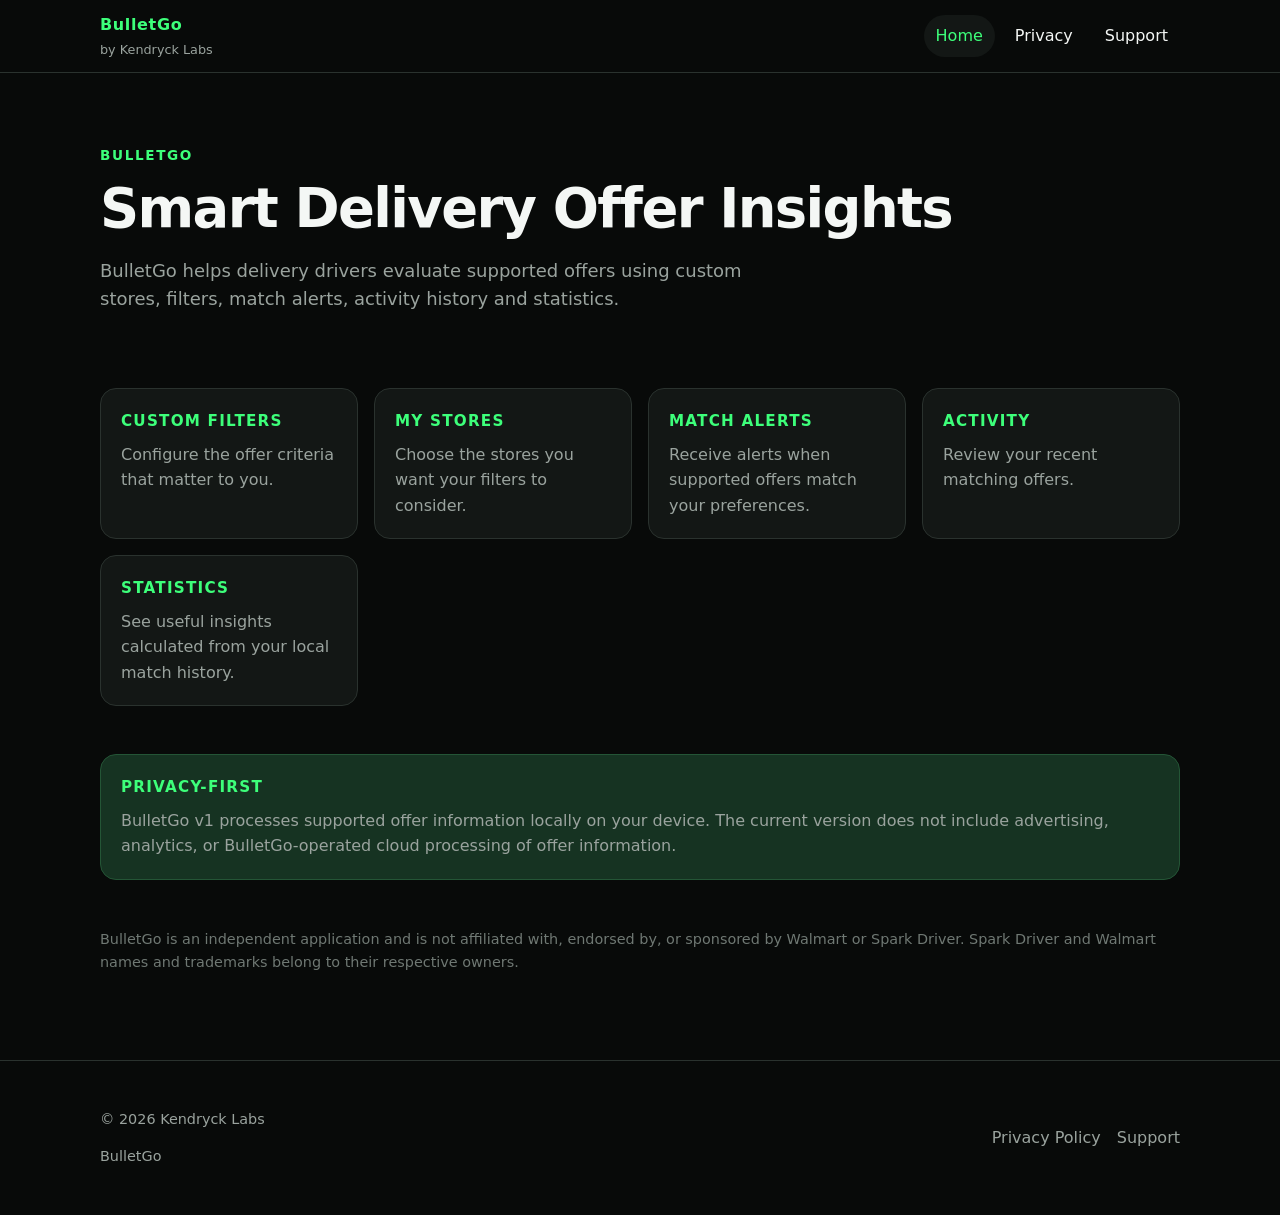
<file: index.html>
<!DOCTYPE html>
<html lang="en">
<head>
  <meta charset="utf-8">
  <meta name="viewport" content="width=device-width, initial-scale=1">
  <title>BulletGo — Smart Delivery Offer Insights</title>
  <meta name="description" content="BulletGo helps delivery drivers evaluate supported offers with custom filters, store preferences, match alerts, activity history and statistics.">
  <link rel="stylesheet" href="/assets/css/styles.css">
</head>
<body>
  <a class="skip-link" href="#main">Skip to content</a>
  <header class="site-header">
    <div class="wrap header-inner">
      <a class="brand" href="/">
        <span class="brand-name">BulletGo</span>
        <span class="brand-by">by Kendryck Labs</span>
      </a>
      <nav class="nav" aria-label="Primary">
        <a href="/" aria-current="page">Home</a>
        <a href="/privacy/">Privacy</a>
        <a href="/support/">Support</a>
      </nav>
    </div>
  </header>

  <main id="main">
    <div class="wrap">
      <section class="hero">
        <p class="kicker">BulletGo</p>
        <h1>Smart Delivery Offer Insights</h1>
        <p class="lede">BulletGo helps delivery drivers evaluate supported offers using custom stores, filters, match alerts, activity history and statistics.</p>
      </section>

      <section aria-labelledby="features-heading">
        <h2 id="features-heading" class="visually-hidden">Features</h2>
        <div class="grid">
          <article class="card">
            <h2>Custom Filters</h2>
            <p>Configure the offer criteria that matter to you.</p>
          </article>
          <article class="card">
            <h2>My Stores</h2>
            <p>Choose the stores you want your filters to consider.</p>
          </article>
          <article class="card">
            <h2>Match Alerts</h2>
            <p>Receive alerts when supported offers match your preferences.</p>
          </article>
          <article class="card">
            <h2>Activity</h2>
            <p>Review your recent matching offers.</p>
          </article>
          <article class="card">
            <h2>Statistics</h2>
            <p>See useful insights calculated from your local match history.</p>
          </article>
        </div>
      </section>

      <section class="card privacy-first" aria-labelledby="privacy-heading">
        <h2 id="privacy-heading">Privacy-first</h2>
        <p>BulletGo v1 processes supported offer information locally on your device. The current version does not include advertising, analytics, or BulletGo-operated cloud processing of offer information.</p>
      </section>

      <p class="disclaimer">BulletGo is an independent application and is not affiliated with, endorsed by, or sponsored by Walmart or Spark Driver. Spark Driver and Walmart names and trademarks belong to their respective owners.</p>
    </div>
  </main>

  <footer class="site-footer">
    <div class="wrap footer-inner">
      <div>
        <p class="footer-meta">© 2026 Kendryck Labs</p>
        <p class="footer-meta">BulletGo</p>
      </div>
      <nav class="footer-links" aria-label="Footer">
        <a href="/privacy/">Privacy Policy</a>
        <a href="/support/">Support</a>
      </nav>
    </div>
  </footer>
</body>
</html>
</file>
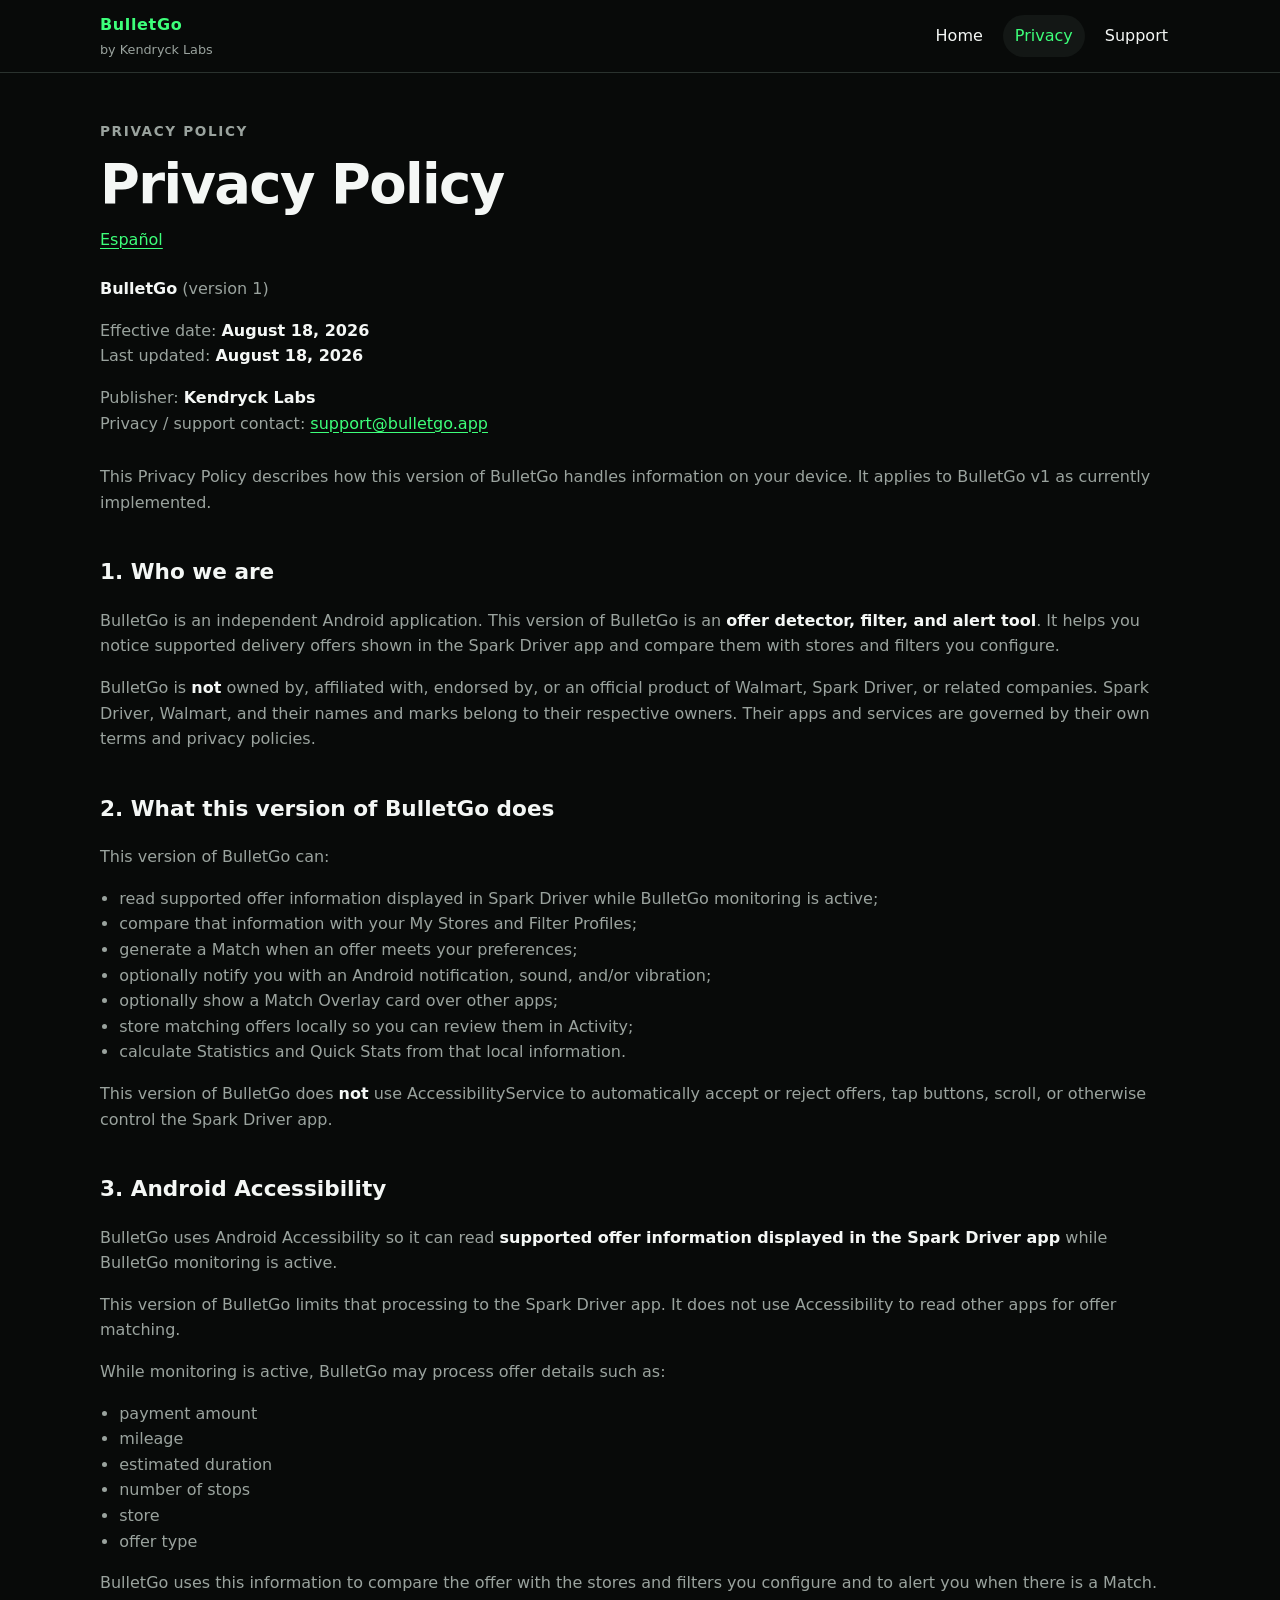
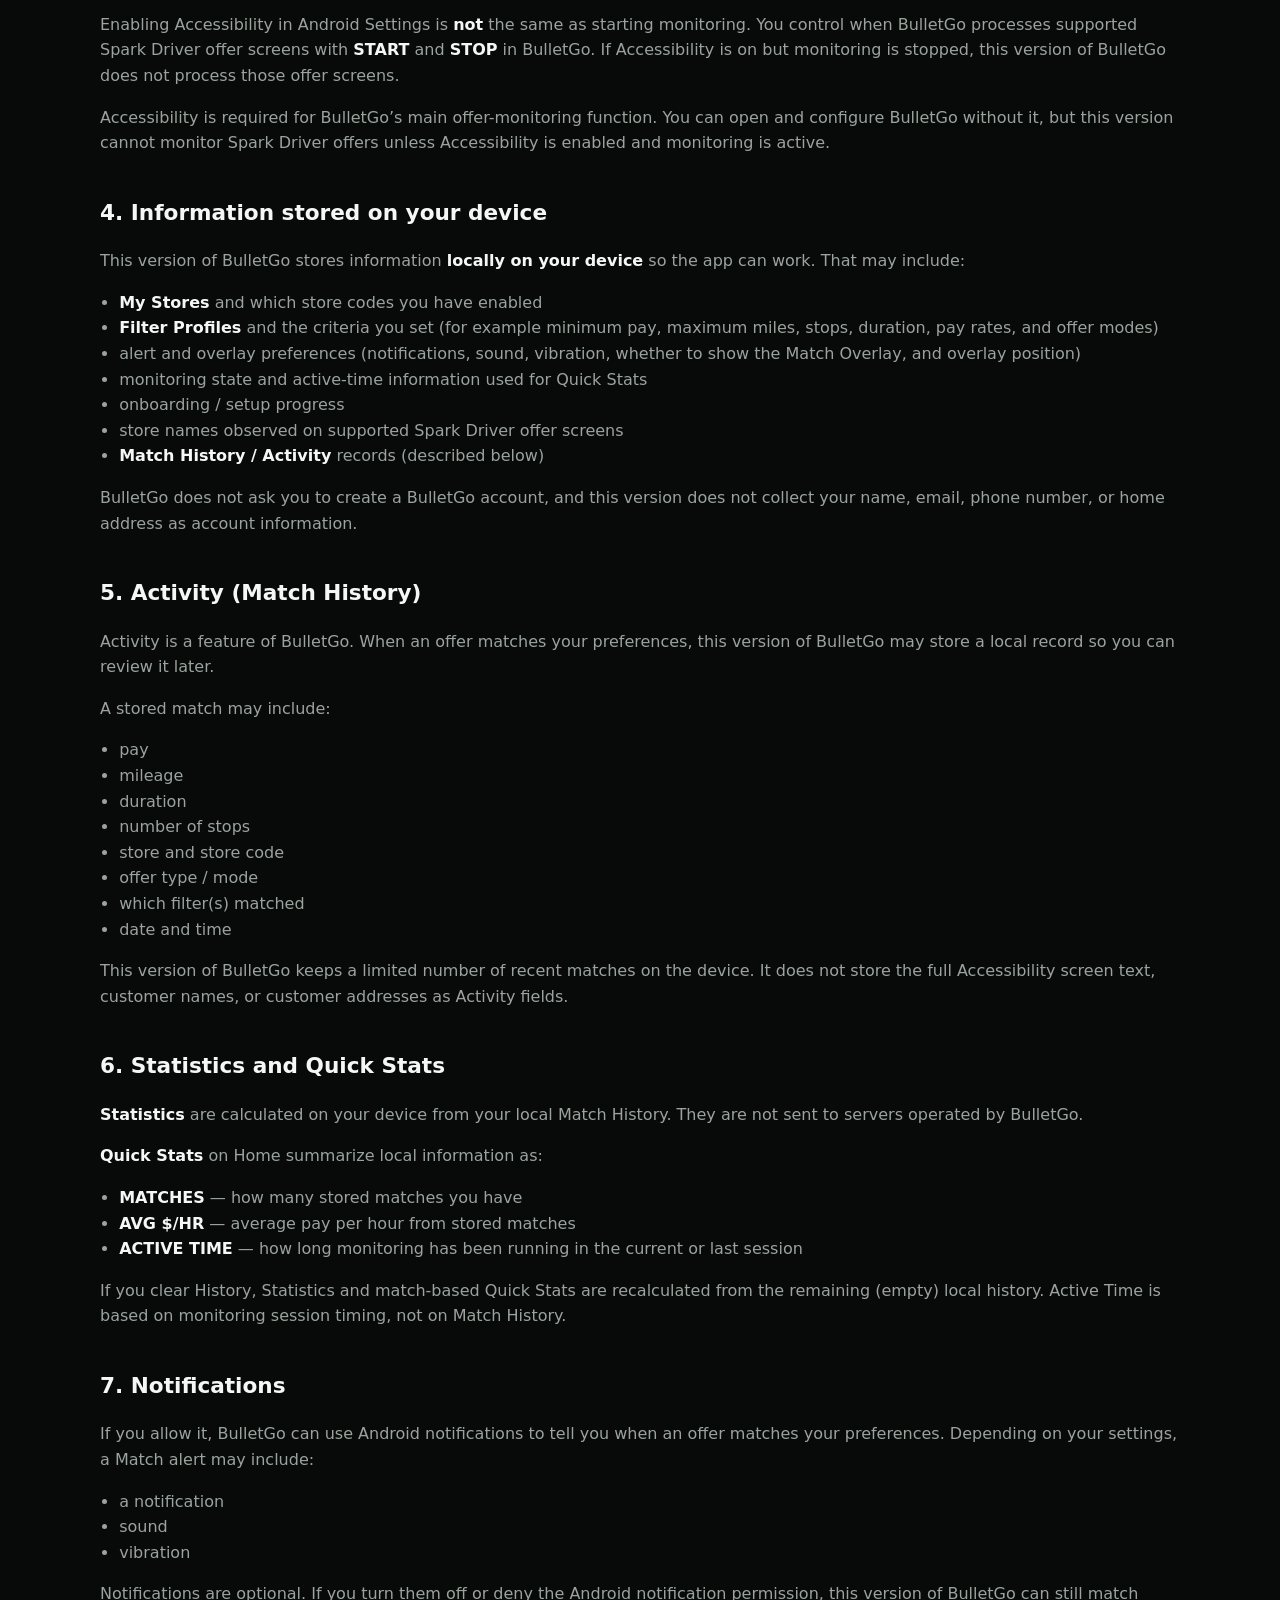
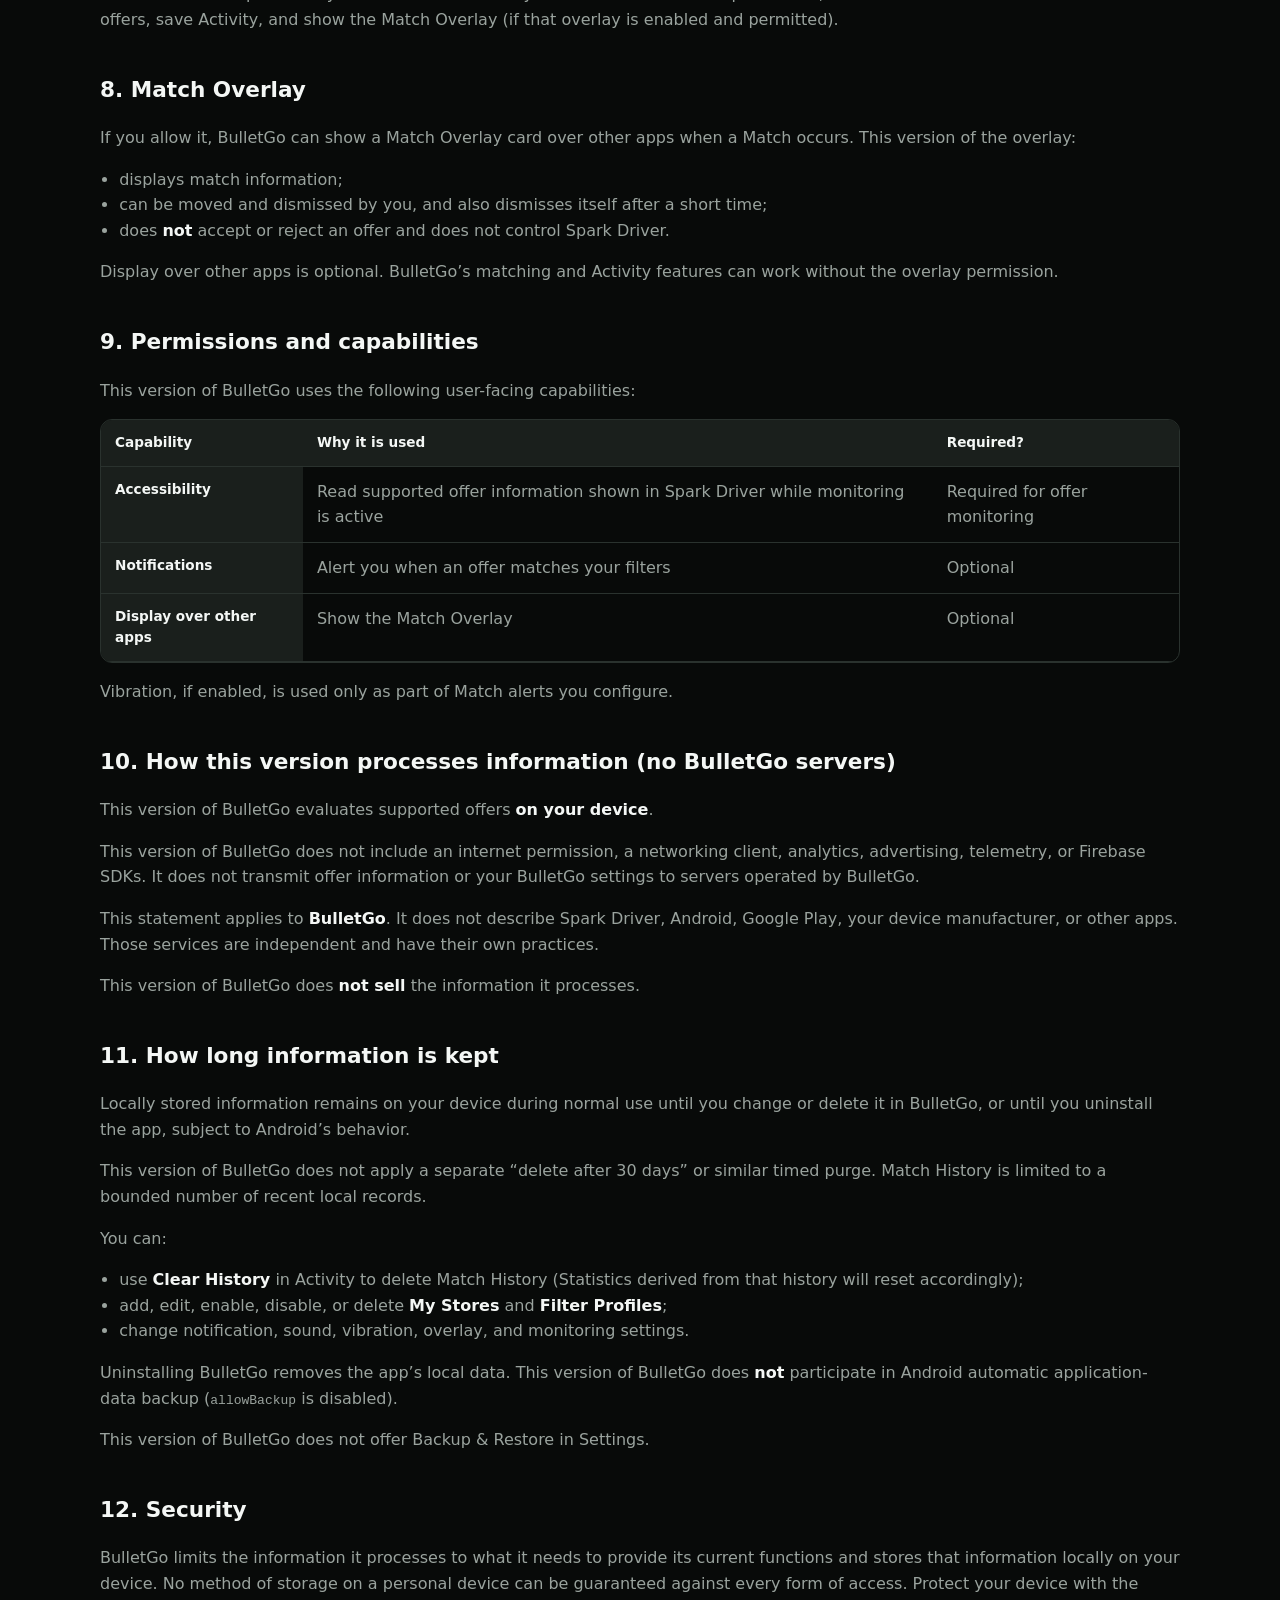
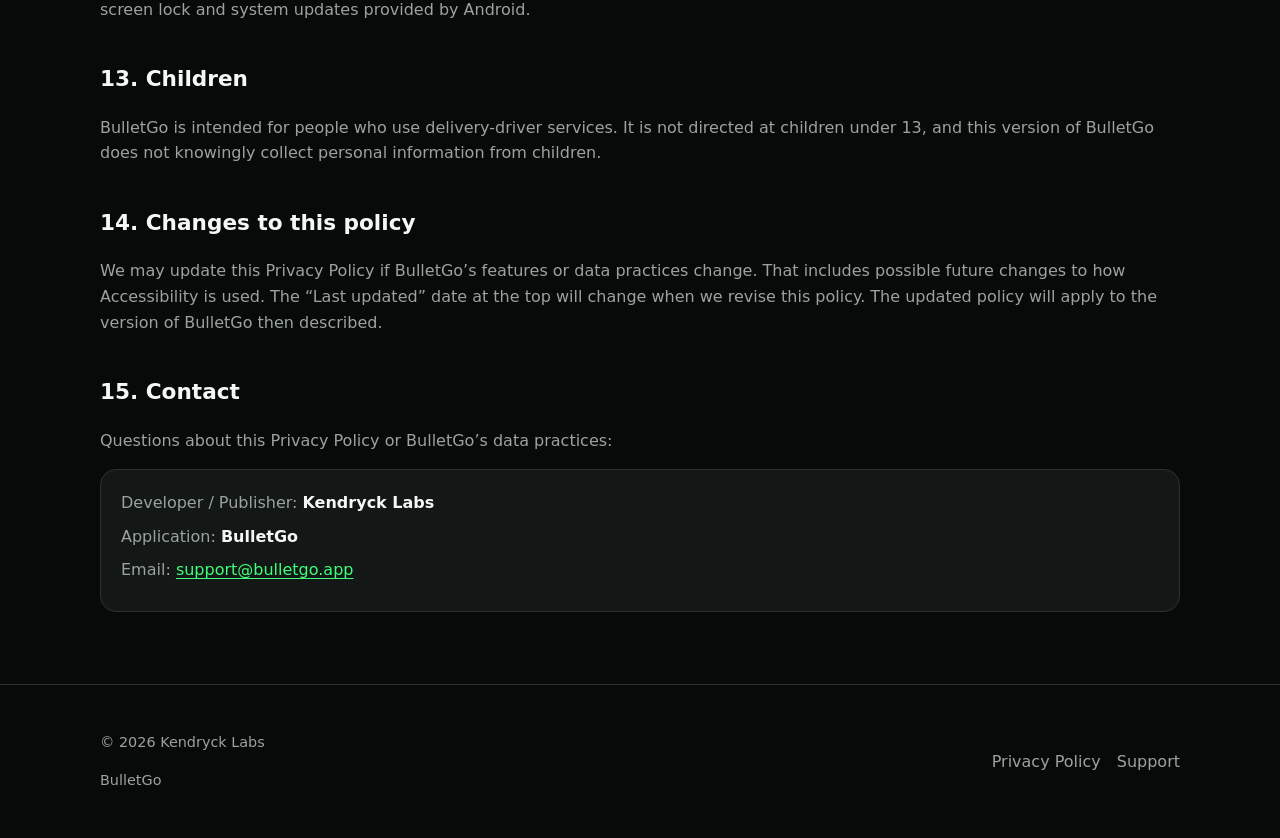
<file: privacy/index.html>
<!DOCTYPE html>
<html lang="en">
<head>
  <meta charset="utf-8">
  <meta name="viewport" content="width=device-width, initial-scale=1">
  <title>Privacy Policy — BulletGo</title>
  <meta name="description" content="Privacy Policy for BulletGo v1 by Kendryck Labs. Describes how this version of BulletGo handles information on your device.">
  <link rel="stylesheet" href="/assets/css/styles.css">
</head>
<body>
  <a class="skip-link" href="#main">Skip to content</a>
  <header class="site-header">
    <div class="wrap header-inner">
      <a class="brand" href="/">
        <span class="brand-name">BulletGo</span>
        <span class="brand-by">by Kendryck Labs</span>
      </a>
      <nav class="nav" aria-label="Primary">
        <a href="/">Home</a>
        <a href="/privacy/" aria-current="page">Privacy</a>
        <a href="/support/">Support</a>
      </nav>
    </div>
  </header>

  <main id="main">
    <article class="wrap policy">
      <p class="kicker">Privacy Policy</p>
      <h1>Privacy Policy</h1>
      <p class="lang-switch"><a href="/privacy/es/" lang="es" hreflang="es">Español</a></p>
      <div class="page-meta">
        <p><strong>BulletGo</strong> (version 1)</p>
        <p>Effective date: <strong>August 18, 2026</strong><br>Last updated: <strong>August 18, 2026</strong></p>
        <p>Publisher: <strong>Kendryck Labs</strong><br>Privacy / support contact: <a href="mailto:support@bulletgo.app">support@bulletgo.app</a></p>
      </div>
      <p>This Privacy Policy describes how this version of BulletGo handles information on your device. It applies to BulletGo v1 as currently implemented.</p>

      <h2>1. Who we are</h2>
      <p>BulletGo is an independent Android application. This version of BulletGo is an <strong>offer detector, filter, and alert tool</strong>. It helps you notice supported delivery offers shown in the Spark Driver app and compare them with stores and filters you configure.</p>
      <p>BulletGo is <strong>not</strong> owned by, affiliated with, endorsed by, or an official product of Walmart, Spark Driver, or related companies. Spark Driver, Walmart, and their names and marks belong to their respective owners. Their apps and services are governed by their own terms and privacy policies.</p>

      <h2>2. What this version of BulletGo does</h2>
      <p>This version of BulletGo can:</p>
      <ul>
        <li>read supported offer information displayed in Spark Driver while BulletGo monitoring is active;</li>
        <li>compare that information with your My Stores and Filter Profiles;</li>
        <li>generate a Match when an offer meets your preferences;</li>
        <li>optionally notify you with an Android notification, sound, and/or vibration;</li>
        <li>optionally show a Match Overlay card over other apps;</li>
        <li>store matching offers locally so you can review them in Activity;</li>
        <li>calculate Statistics and Quick Stats from that local information.</li>
      </ul>
      <p>This version of BulletGo does <strong>not</strong> use AccessibilityService to automatically accept or reject offers, tap buttons, scroll, or otherwise control the Spark Driver app.</p>

      <h2>3. Android Accessibility</h2>
      <p>BulletGo uses Android Accessibility so it can read <strong>supported offer information displayed in the Spark Driver app</strong> while BulletGo monitoring is active.</p>
      <p>This version of BulletGo limits that processing to the Spark Driver app. It does not use Accessibility to read other apps for offer matching.</p>
      <p>While monitoring is active, BulletGo may process offer details such as:</p>
      <ul>
        <li>payment amount</li>
        <li>mileage</li>
        <li>estimated duration</li>
        <li>number of stops</li>
        <li>store</li>
        <li>offer type</li>
      </ul>
      <p>BulletGo uses this information to compare the offer with the stores and filters you configure and to alert you when there is a Match.</p>
      <p>Enabling Accessibility in Android Settings is <strong>not</strong> the same as starting monitoring. You control when BulletGo processes supported Spark Driver offer screens with <strong>START</strong> and <strong>STOP</strong> in BulletGo. If Accessibility is on but monitoring is stopped, this version of BulletGo does not process those offer screens.</p>
      <p>Accessibility is required for BulletGo’s main offer-monitoring function. You can open and configure BulletGo without it, but this version cannot monitor Spark Driver offers unless Accessibility is enabled and monitoring is active.</p>

      <h2>4. Information stored on your device</h2>
      <p>This version of BulletGo stores information <strong>locally on your device</strong> so the app can work. That may include:</p>
      <ul>
        <li><strong>My Stores</strong> and which store codes you have enabled</li>
        <li><strong>Filter Profiles</strong> and the criteria you set (for example minimum pay, maximum miles, stops, duration, pay rates, and offer modes)</li>
        <li>alert and overlay preferences (notifications, sound, vibration, whether to show the Match Overlay, and overlay position)</li>
        <li>monitoring state and active-time information used for Quick Stats</li>
        <li>onboarding / setup progress</li>
        <li>store names observed on supported Spark Driver offer screens</li>
        <li><strong>Match History / Activity</strong> records (described below)</li>
      </ul>
      <p>BulletGo does not ask you to create a BulletGo account, and this version does not collect your name, email, phone number, or home address as account information.</p>

      <h2>5. Activity (Match History)</h2>
      <p>Activity is a feature of BulletGo. When an offer matches your preferences, this version of BulletGo may store a local record so you can review it later.</p>
      <p>A stored match may include:</p>
      <ul>
        <li>pay</li>
        <li>mileage</li>
        <li>duration</li>
        <li>number of stops</li>
        <li>store and store code</li>
        <li>offer type / mode</li>
        <li>which filter(s) matched</li>
        <li>date and time</li>
      </ul>
      <p>This version of BulletGo keeps a limited number of recent matches on the device. It does not store the full Accessibility screen text, customer names, or customer addresses as Activity fields.</p>

      <h2>6. Statistics and Quick Stats</h2>
      <p><strong>Statistics</strong> are calculated on your device from your local Match History. They are not sent to servers operated by BulletGo.</p>
      <p><strong>Quick Stats</strong> on Home summarize local information as:</p>
      <ul>
        <li><strong>MATCHES</strong> — how many stored matches you have</li>
        <li><strong>AVG $/HR</strong> — average pay per hour from stored matches</li>
        <li><strong>ACTIVE TIME</strong> — how long monitoring has been running in the current or last session</li>
      </ul>
      <p>If you clear History, Statistics and match-based Quick Stats are recalculated from the remaining (empty) local history. Active Time is based on monitoring session timing, not on Match History.</p>

      <h2>7. Notifications</h2>
      <p>If you allow it, BulletGo can use Android notifications to tell you when an offer matches your preferences. Depending on your settings, a Match alert may include:</p>
      <ul>
        <li>a notification</li>
        <li>sound</li>
        <li>vibration</li>
      </ul>
      <p>Notifications are optional. If you turn them off or deny the Android notification permission, this version of BulletGo can still match offers, save Activity, and show the Match Overlay (if that overlay is enabled and permitted).</p>

      <h2>8. Match Overlay</h2>
      <p>If you allow it, BulletGo can show a Match Overlay card over other apps when a Match occurs. This version of the overlay:</p>
      <ul>
        <li>displays match information;</li>
        <li>can be moved and dismissed by you, and also dismisses itself after a short time;</li>
        <li>does <strong>not</strong> accept or reject an offer and does not control Spark Driver.</li>
      </ul>
      <p>Display over other apps is optional. BulletGo’s matching and Activity features can work without the overlay permission.</p>

      <h2>9. Permissions and capabilities</h2>
      <p>This version of BulletGo uses the following user-facing capabilities:</p>
      <div class="table-wrap">
        <table>
          <thead>
            <tr>
              <th scope="col">Capability</th>
              <th scope="col">Why it is used</th>
              <th scope="col">Required?</th>
            </tr>
          </thead>
          <tbody>
            <tr>
              <th scope="row">Accessibility</th>
              <td>Read supported offer information shown in Spark Driver while monitoring is active</td>
              <td>Required for offer monitoring</td>
            </tr>
            <tr>
              <th scope="row">Notifications</th>
              <td>Alert you when an offer matches your filters</td>
              <td>Optional</td>
            </tr>
            <tr>
              <th scope="row">Display over other apps</th>
              <td>Show the Match Overlay</td>
              <td>Optional</td>
            </tr>
          </tbody>
        </table>
      </div>
      <p>Vibration, if enabled, is used only as part of Match alerts you configure.</p>

      <h2>10. How this version processes information (no BulletGo servers)</h2>
      <p>This version of BulletGo evaluates supported offers <strong>on your device</strong>.</p>
      <p>This version of BulletGo does not include an internet permission, a networking client, analytics, advertising, telemetry, or Firebase SDKs. It does not transmit offer information or your BulletGo settings to servers operated by BulletGo.</p>
      <p>This statement applies to <strong>BulletGo</strong>. It does not describe Spark Driver, Android, Google Play, your device manufacturer, or other apps. Those services are independent and have their own practices.</p>
      <p>This version of BulletGo does <strong>not sell</strong> the information it processes.</p>

      <h2>11. How long information is kept</h2>
      <p>Locally stored information remains on your device during normal use until you change or delete it in BulletGo, or until you uninstall the app, subject to Android’s behavior.</p>
      <p>This version of BulletGo does not apply a separate “delete after 30 days” or similar timed purge. Match History is limited to a bounded number of recent local records.</p>
      <p>You can:</p>
      <ul>
        <li>use <strong>Clear History</strong> in Activity to delete Match History (Statistics derived from that history will reset accordingly);</li>
        <li>add, edit, enable, disable, or delete <strong>My Stores</strong> and <strong>Filter Profiles</strong>;</li>
        <li>change notification, sound, vibration, overlay, and monitoring settings.</li>
      </ul>
      <p>Uninstalling BulletGo removes the app’s local data. This version of BulletGo does <strong>not</strong> participate in Android automatic application-data backup (<code>allowBackup</code> is disabled).</p>
      <p>This version of BulletGo does not offer Backup &amp; Restore in Settings.</p>

      <h2>12. Security</h2>
      <p>BulletGo limits the information it processes to what it needs to provide its current functions and stores that information locally on your device. No method of storage on a personal device can be guaranteed against every form of access. Protect your device with the screen lock and system updates provided by Android.</p>

      <h2>13. Children</h2>
      <p>BulletGo is intended for people who use delivery-driver services. It is not directed at children under 13, and this version of BulletGo does not knowingly collect personal information from children.</p>

      <h2>14. Changes to this policy</h2>
      <p>We may update this Privacy Policy if BulletGo’s features or data practices change. That includes possible future changes to how Accessibility is used. The “Last updated” date at the top will change when we revise this policy. The updated policy will apply to the version of BulletGo then described.</p>

      <h2>15. Contact</h2>
      <p>Questions about this Privacy Policy or BulletGo’s data practices:</p>
      <div class="contact-block">
        <p>Developer / Publisher: <strong>Kendryck Labs</strong></p>
        <p>Application: <strong>BulletGo</strong></p>
        <p>Email: <a href="mailto:support@bulletgo.app">support@bulletgo.app</a></p>
      </div>
    </article>
  </main>

  <footer class="site-footer">
    <div class="wrap footer-inner">
      <div>
        <p class="footer-meta">© 2026 Kendryck Labs</p>
        <p class="footer-meta">BulletGo</p>
      </div>
      <nav class="footer-links" aria-label="Footer">
        <a href="/privacy/">Privacy Policy</a>
        <a href="/support/">Support</a>
      </nav>
    </div>
  </footer>
</body>
</html>
</file>
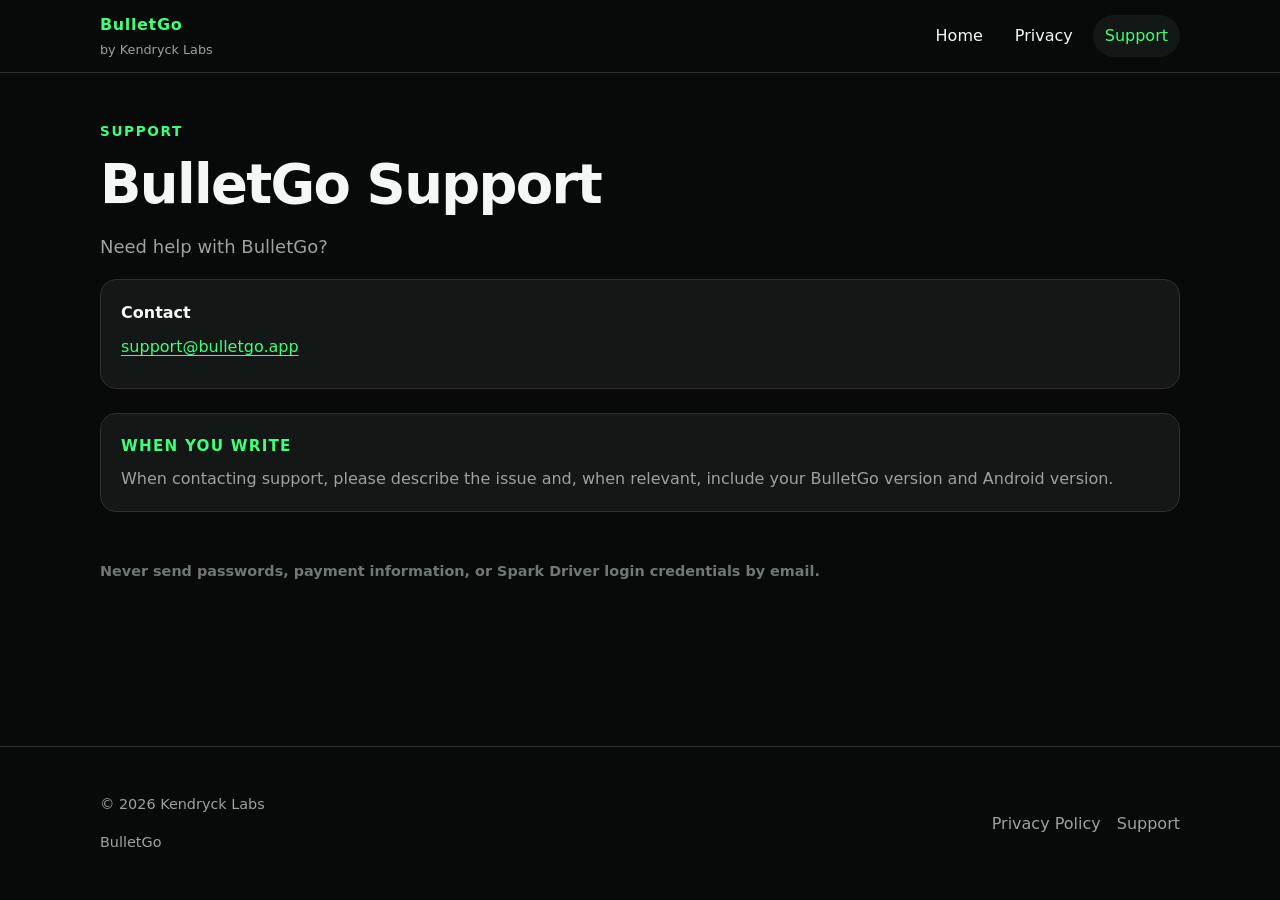
<file: support/index.html>
<!DOCTYPE html>
<html lang="en">
<head>
  <meta charset="utf-8">
  <meta name="viewport" content="width=device-width, initial-scale=1">
  <title>Support — BulletGo</title>
  <meta name="description" content="Get help with BulletGo. Contact Kendryck Labs support at support@bulletgo.app.">
  <link rel="stylesheet" href="/assets/css/styles.css">
</head>
<body>
  <a class="skip-link" href="#main">Skip to content</a>
  <header class="site-header">
    <div class="wrap header-inner">
      <a class="brand" href="/">
        <span class="brand-name">BulletGo</span>
        <span class="brand-by">by Kendryck Labs</span>
      </a>
      <nav class="nav" aria-label="Primary">
        <a href="/">Home</a>
        <a href="/privacy/">Privacy</a>
        <a href="/support/" aria-current="page">Support</a>
      </nav>
    </div>
  </header>

  <main id="main">
    <div class="wrap">
      <p class="kicker">Support</p>
      <h1>BulletGo Support</h1>
      <p class="lede">Need help with BulletGo?</p>

      <div class="contact-block">
        <p><strong>Contact</strong></p>
        <p><a href="mailto:support@bulletgo.app">support@bulletgo.app</a></p>
      </div>

      <div class="card" style="margin-top: 24px;">
        <h2>When you write</h2>
        <p>When contacting support, please describe the issue and, when relevant, include your BulletGo version and Android version.</p>
      </div>

      <p class="disclaimer"><strong>Never send passwords, payment information, or Spark Driver login credentials by email.</strong></p>
    </div>
  </main>

  <footer class="site-footer">
    <div class="wrap footer-inner">
      <div>
        <p class="footer-meta">© 2026 Kendryck Labs</p>
        <p class="footer-meta">BulletGo</p>
      </div>
      <nav class="footer-links" aria-label="Footer">
        <a href="/privacy/">Privacy Policy</a>
        <a href="/support/">Support</a>
      </nav>
    </div>
  </footer>
</body>
</html>
</file>
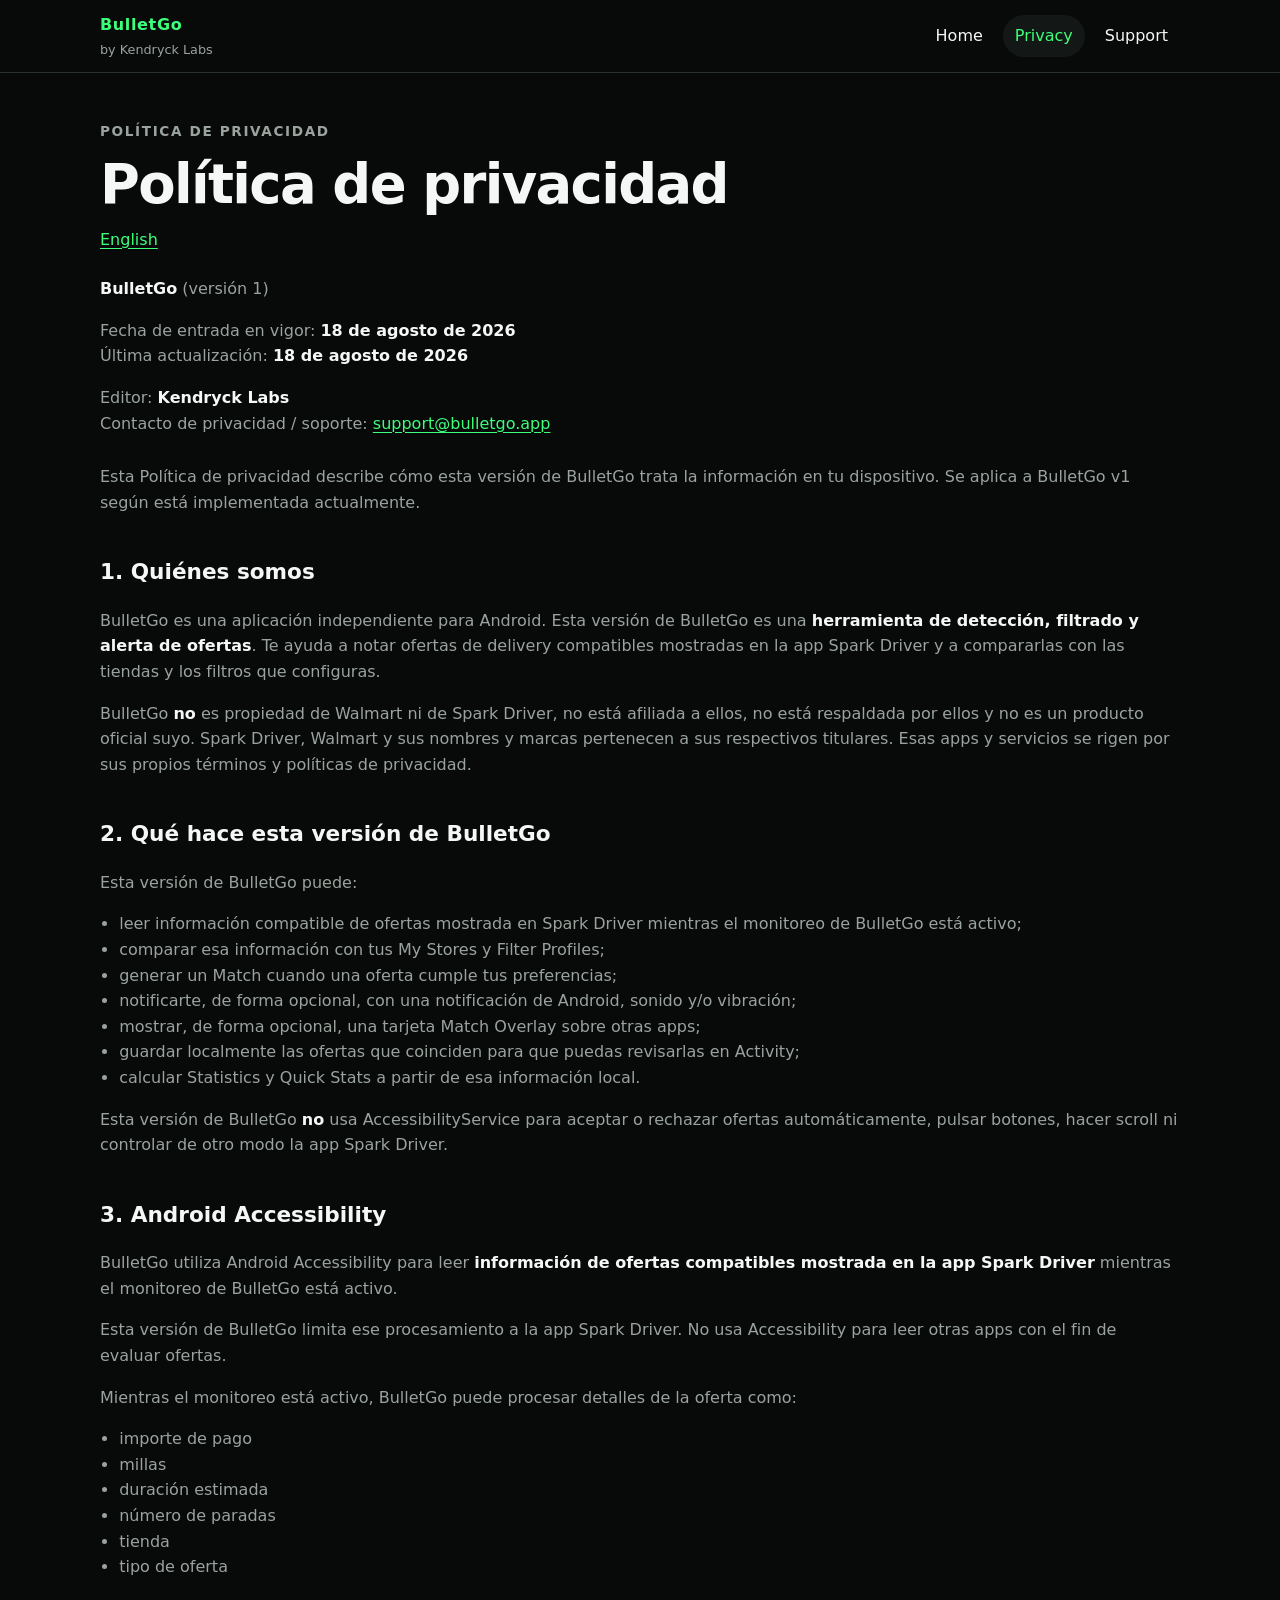
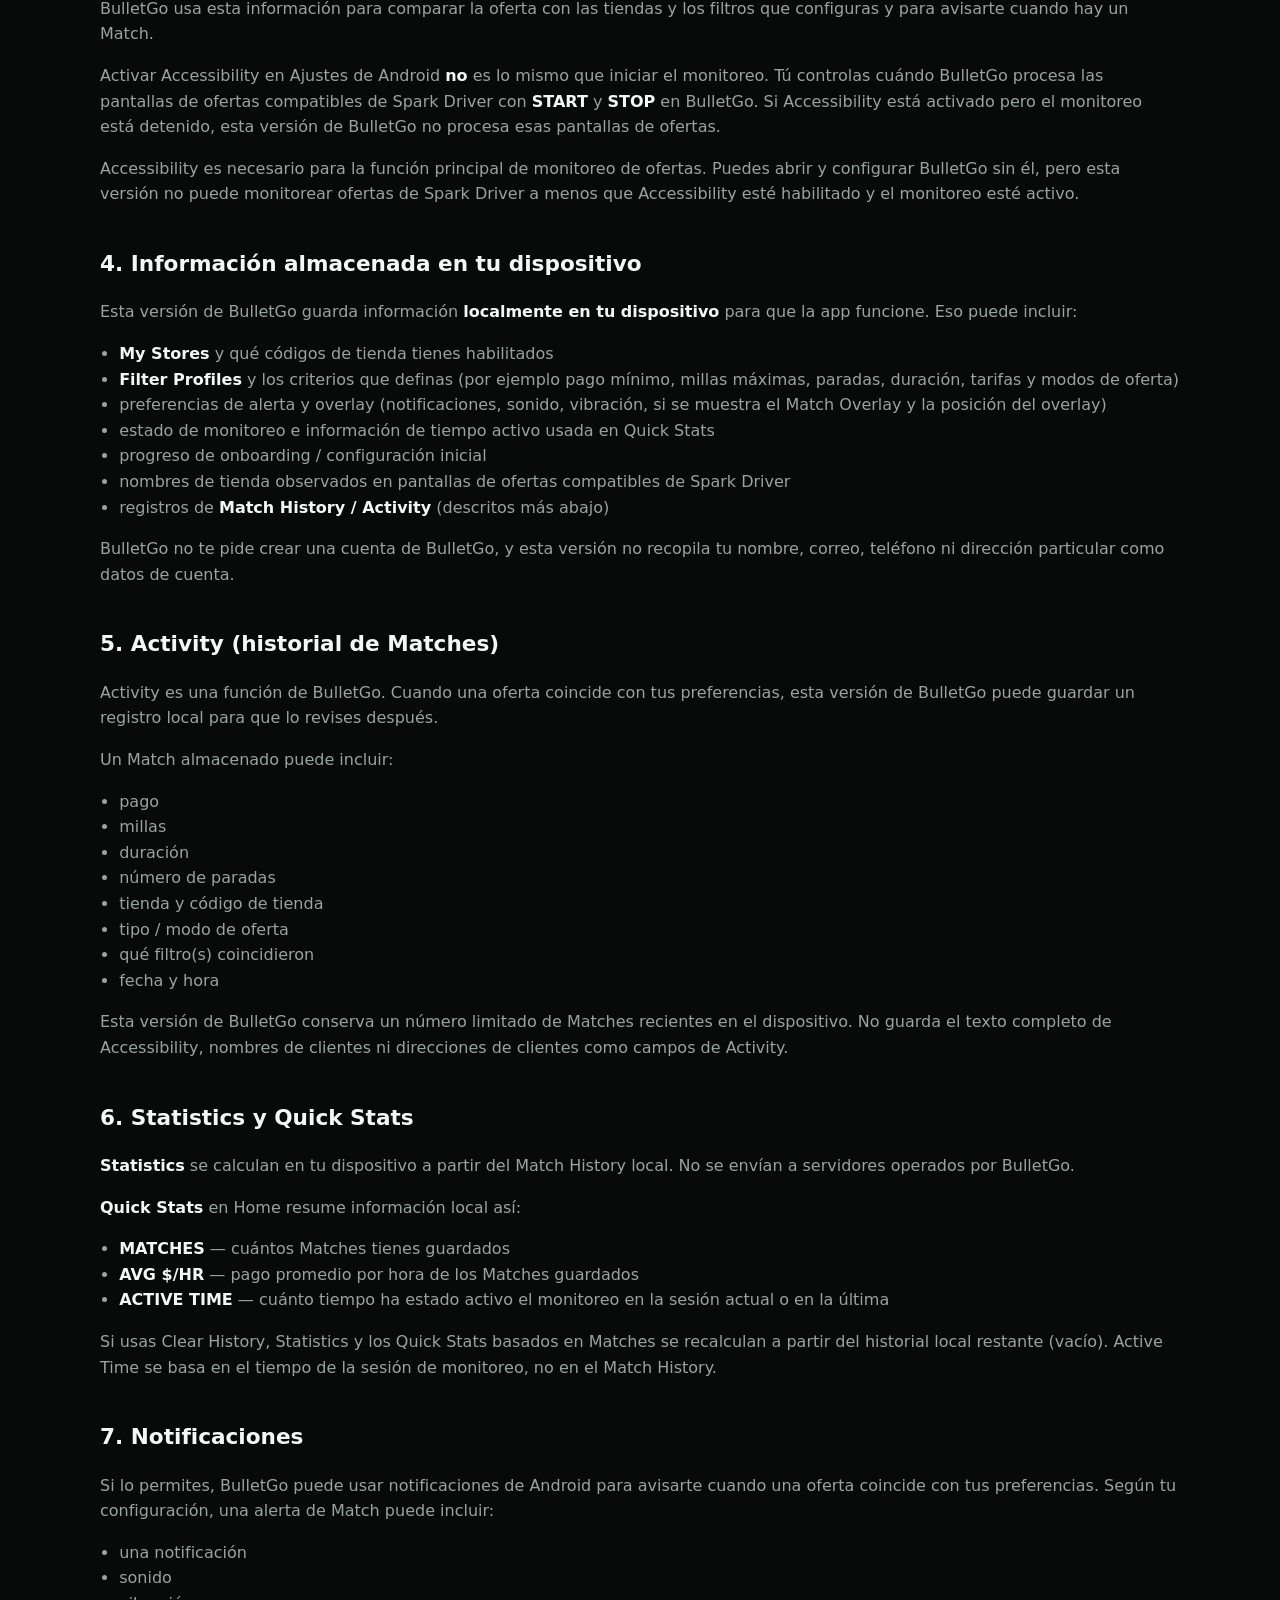
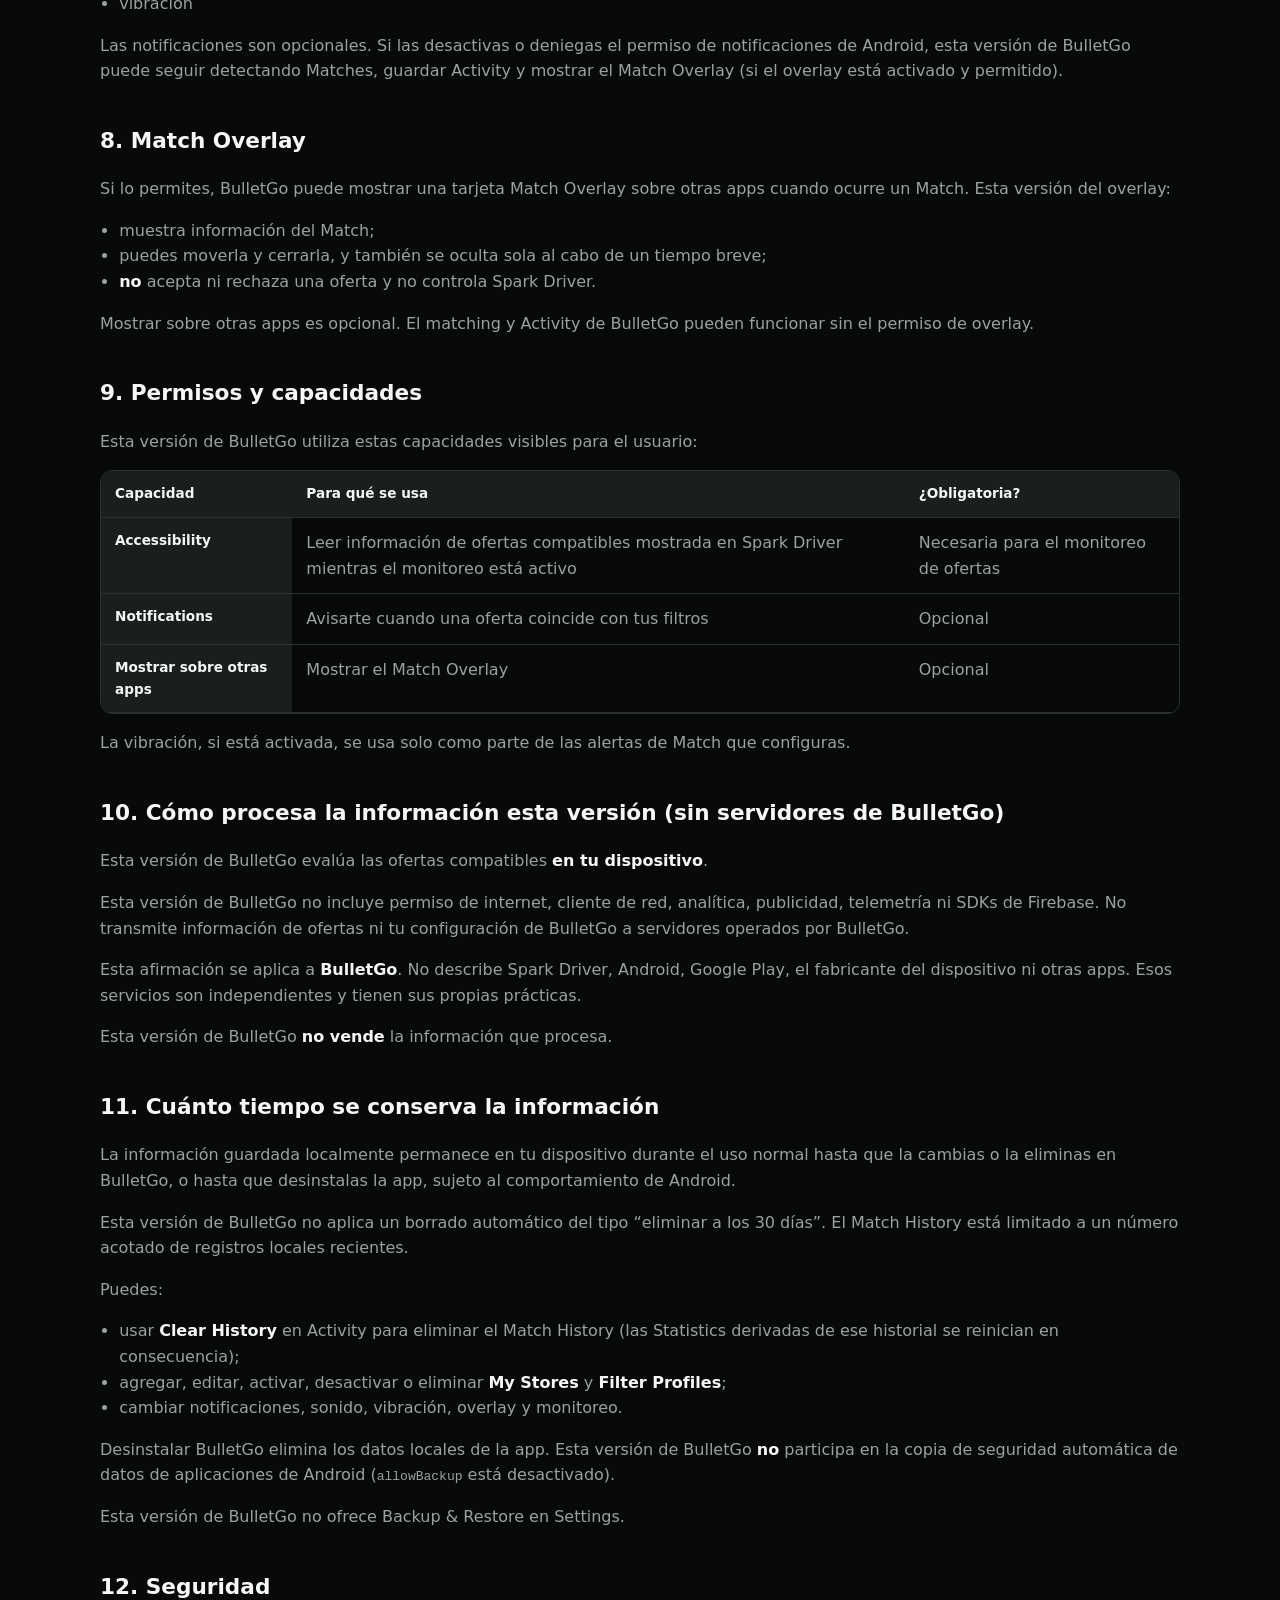
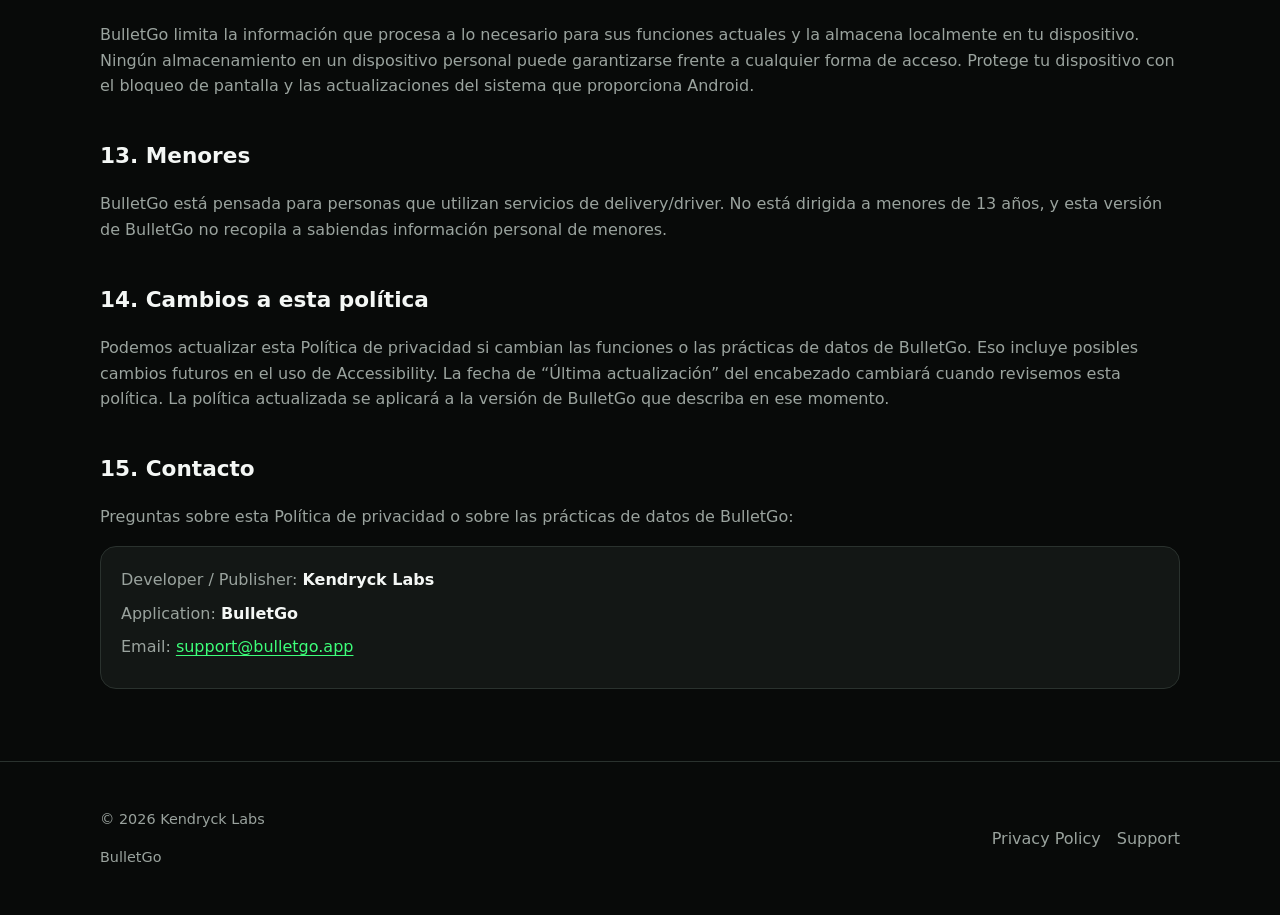
<file: privacy/es/index.html>
<!DOCTYPE html>
<html lang="es">
<head>
  <meta charset="utf-8">
  <meta name="viewport" content="width=device-width, initial-scale=1">
  <title>Política de privacidad — BulletGo</title>
  <meta name="description" content="Política de privacidad de BulletGo v1 por Kendryck Labs. Describe cómo esta versión de BulletGo trata la información en tu dispositivo.">
  <link rel="stylesheet" href="/assets/css/styles.css">
</head>
<body>
  <a class="skip-link" href="#main">Saltar al contenido</a>
  <header class="site-header">
    <div class="wrap header-inner">
      <a class="brand" href="/">
        <span class="brand-name">BulletGo</span>
        <span class="brand-by">by Kendryck Labs</span>
      </a>
      <nav class="nav" aria-label="Principal">
        <a href="/">Home</a>
        <a href="/privacy/" aria-current="page">Privacy</a>
        <a href="/support/">Support</a>
      </nav>
    </div>
  </header>

  <main id="main">
    <article class="wrap policy">
      <p class="kicker">Política de privacidad</p>
      <h1>Política de privacidad</h1>
      <p class="lang-switch"><a href="/privacy/" lang="en" hreflang="en">English</a></p>
      <div class="page-meta">
        <p><strong>BulletGo</strong> (versión 1)</p>
        <p>Fecha de entrada en vigor: <strong>18 de agosto de 2026</strong><br>Última actualización: <strong>18 de agosto de 2026</strong></p>
        <p>Editor: <strong>Kendryck Labs</strong><br>Contacto de privacidad / soporte: <a href="mailto:support@bulletgo.app">support@bulletgo.app</a></p>
      </div>
      <p>Esta Política de privacidad describe cómo esta versión de BulletGo trata la información en tu dispositivo. Se aplica a BulletGo v1 según está implementada actualmente.</p>

      <h2>1. Quiénes somos</h2>
      <p>BulletGo es una aplicación independiente para Android. Esta versión de BulletGo es una <strong>herramienta de detección, filtrado y alerta de ofertas</strong>. Te ayuda a notar ofertas de delivery compatibles mostradas en la app Spark Driver y a compararlas con las tiendas y los filtros que configuras.</p>
      <p>BulletGo <strong>no</strong> es propiedad de Walmart ni de Spark Driver, no está afiliada a ellos, no está respaldada por ellos y no es un producto oficial suyo. Spark Driver, Walmart y sus nombres y marcas pertenecen a sus respectivos titulares. Esas apps y servicios se rigen por sus propios términos y políticas de privacidad.</p>

      <h2>2. Qué hace esta versión de BulletGo</h2>
      <p>Esta versión de BulletGo puede:</p>
      <ul>
        <li>leer información compatible de ofertas mostrada en Spark Driver mientras el monitoreo de BulletGo está activo;</li>
        <li>comparar esa información con tus My Stores y Filter Profiles;</li>
        <li>generar un Match cuando una oferta cumple tus preferencias;</li>
        <li>notificarte, de forma opcional, con una notificación de Android, sonido y/o vibración;</li>
        <li>mostrar, de forma opcional, una tarjeta Match Overlay sobre otras apps;</li>
        <li>guardar localmente las ofertas que coinciden para que puedas revisarlas en Activity;</li>
        <li>calcular Statistics y Quick Stats a partir de esa información local.</li>
      </ul>
      <p>Esta versión de BulletGo <strong>no</strong> usa AccessibilityService para aceptar o rechazar ofertas automáticamente, pulsar botones, hacer scroll ni controlar de otro modo la app Spark Driver.</p>

      <h2>3. Android Accessibility</h2>
      <p>BulletGo utiliza Android Accessibility para leer <strong>información de ofertas compatibles mostrada en la app Spark Driver</strong> mientras el monitoreo de BulletGo está activo.</p>
      <p>Esta versión de BulletGo limita ese procesamiento a la app Spark Driver. No usa Accessibility para leer otras apps con el fin de evaluar ofertas.</p>
      <p>Mientras el monitoreo está activo, BulletGo puede procesar detalles de la oferta como:</p>
      <ul>
        <li>importe de pago</li>
        <li>millas</li>
        <li>duración estimada</li>
        <li>número de paradas</li>
        <li>tienda</li>
        <li>tipo de oferta</li>
      </ul>
      <p>BulletGo usa esta información para comparar la oferta con las tiendas y los filtros que configuras y para avisarte cuando hay un Match.</p>
      <p>Activar Accessibility en Ajustes de Android <strong>no</strong> es lo mismo que iniciar el monitoreo. Tú controlas cuándo BulletGo procesa las pantallas de ofertas compatibles de Spark Driver con <strong>START</strong> y <strong>STOP</strong> en BulletGo. Si Accessibility está activado pero el monitoreo está detenido, esta versión de BulletGo no procesa esas pantallas de ofertas.</p>
      <p>Accessibility es necesario para la función principal de monitoreo de ofertas. Puedes abrir y configurar BulletGo sin él, pero esta versión no puede monitorear ofertas de Spark Driver a menos que Accessibility esté habilitado y el monitoreo esté activo.</p>

      <h2>4. Información almacenada en tu dispositivo</h2>
      <p>Esta versión de BulletGo guarda información <strong>localmente en tu dispositivo</strong> para que la app funcione. Eso puede incluir:</p>
      <ul>
        <li><strong>My Stores</strong> y qué códigos de tienda tienes habilitados</li>
        <li><strong>Filter Profiles</strong> y los criterios que definas (por ejemplo pago mínimo, millas máximas, paradas, duración, tarifas y modos de oferta)</li>
        <li>preferencias de alerta y overlay (notificaciones, sonido, vibración, si se muestra el Match Overlay y la posición del overlay)</li>
        <li>estado de monitoreo e información de tiempo activo usada en Quick Stats</li>
        <li>progreso de onboarding / configuración inicial</li>
        <li>nombres de tienda observados en pantallas de ofertas compatibles de Spark Driver</li>
        <li>registros de <strong>Match History / Activity</strong> (descritos más abajo)</li>
      </ul>
      <p>BulletGo no te pide crear una cuenta de BulletGo, y esta versión no recopila tu nombre, correo, teléfono ni dirección particular como datos de cuenta.</p>

      <h2>5. Activity (historial de Matches)</h2>
      <p>Activity es una función de BulletGo. Cuando una oferta coincide con tus preferencias, esta versión de BulletGo puede guardar un registro local para que lo revises después.</p>
      <p>Un Match almacenado puede incluir:</p>
      <ul>
        <li>pago</li>
        <li>millas</li>
        <li>duración</li>
        <li>número de paradas</li>
        <li>tienda y código de tienda</li>
        <li>tipo / modo de oferta</li>
        <li>qué filtro(s) coincidieron</li>
        <li>fecha y hora</li>
      </ul>
      <p>Esta versión de BulletGo conserva un número limitado de Matches recientes en el dispositivo. No guarda el texto completo de Accessibility, nombres de clientes ni direcciones de clientes como campos de Activity.</p>

      <h2>6. Statistics y Quick Stats</h2>
      <p><strong>Statistics</strong> se calculan en tu dispositivo a partir del Match History local. No se envían a servidores operados por BulletGo.</p>
      <p><strong>Quick Stats</strong> en Home resume información local así:</p>
      <ul>
        <li><strong>MATCHES</strong> — cuántos Matches tienes guardados</li>
        <li><strong>AVG $/HR</strong> — pago promedio por hora de los Matches guardados</li>
        <li><strong>ACTIVE TIME</strong> — cuánto tiempo ha estado activo el monitoreo en la sesión actual o en la última</li>
      </ul>
      <p>Si usas Clear History, Statistics y los Quick Stats basados en Matches se recalculan a partir del historial local restante (vacío). Active Time se basa en el tiempo de la sesión de monitoreo, no en el Match History.</p>

      <h2>7. Notificaciones</h2>
      <p>Si lo permites, BulletGo puede usar notificaciones de Android para avisarte cuando una oferta coincide con tus preferencias. Según tu configuración, una alerta de Match puede incluir:</p>
      <ul>
        <li>una notificación</li>
        <li>sonido</li>
        <li>vibración</li>
      </ul>
      <p>Las notificaciones son opcionales. Si las desactivas o deniegas el permiso de notificaciones de Android, esta versión de BulletGo puede seguir detectando Matches, guardar Activity y mostrar el Match Overlay (si el overlay está activado y permitido).</p>

      <h2>8. Match Overlay</h2>
      <p>Si lo permites, BulletGo puede mostrar una tarjeta Match Overlay sobre otras apps cuando ocurre un Match. Esta versión del overlay:</p>
      <ul>
        <li>muestra información del Match;</li>
        <li>puedes moverla y cerrarla, y también se oculta sola al cabo de un tiempo breve;</li>
        <li><strong>no</strong> acepta ni rechaza una oferta y no controla Spark Driver.</li>
      </ul>
      <p>Mostrar sobre otras apps es opcional. El matching y Activity de BulletGo pueden funcionar sin el permiso de overlay.</p>

      <h2>9. Permisos y capacidades</h2>
      <p>Esta versión de BulletGo utiliza estas capacidades visibles para el usuario:</p>
      <div class="table-wrap">
        <table>
          <thead>
            <tr>
              <th scope="col">Capacidad</th>
              <th scope="col">Para qué se usa</th>
              <th scope="col">¿Obligatoria?</th>
            </tr>
          </thead>
          <tbody>
            <tr>
              <th scope="row">Accessibility</th>
              <td>Leer información de ofertas compatibles mostrada en Spark Driver mientras el monitoreo está activo</td>
              <td>Necesaria para el monitoreo de ofertas</td>
            </tr>
            <tr>
              <th scope="row">Notifications</th>
              <td>Avisarte cuando una oferta coincide con tus filtros</td>
              <td>Opcional</td>
            </tr>
            <tr>
              <th scope="row">Mostrar sobre otras apps</th>
              <td>Mostrar el Match Overlay</td>
              <td>Opcional</td>
            </tr>
          </tbody>
        </table>
      </div>
      <p>La vibración, si está activada, se usa solo como parte de las alertas de Match que configuras.</p>

      <h2>10. Cómo procesa la información esta versión (sin servidores de BulletGo)</h2>
      <p>Esta versión de BulletGo evalúa las ofertas compatibles <strong>en tu dispositivo</strong>.</p>
      <p>Esta versión de BulletGo no incluye permiso de internet, cliente de red, analítica, publicidad, telemetría ni SDKs de Firebase. No transmite información de ofertas ni tu configuración de BulletGo a servidores operados por BulletGo.</p>
      <p>Esta afirmación se aplica a <strong>BulletGo</strong>. No describe Spark Driver, Android, Google Play, el fabricante del dispositivo ni otras apps. Esos servicios son independientes y tienen sus propias prácticas.</p>
      <p>Esta versión de BulletGo <strong>no vende</strong> la información que procesa.</p>

      <h2>11. Cuánto tiempo se conserva la información</h2>
      <p>La información guardada localmente permanece en tu dispositivo durante el uso normal hasta que la cambias o la eliminas en BulletGo, o hasta que desinstalas la app, sujeto al comportamiento de Android.</p>
      <p>Esta versión de BulletGo no aplica un borrado automático del tipo “eliminar a los 30 días”. El Match History está limitado a un número acotado de registros locales recientes.</p>
      <p>Puedes:</p>
      <ul>
        <li>usar <strong>Clear History</strong> en Activity para eliminar el Match History (las Statistics derivadas de ese historial se reinician en consecuencia);</li>
        <li>agregar, editar, activar, desactivar o eliminar <strong>My Stores</strong> y <strong>Filter Profiles</strong>;</li>
        <li>cambiar notificaciones, sonido, vibración, overlay y monitoreo.</li>
      </ul>
      <p>Desinstalar BulletGo elimina los datos locales de la app. Esta versión de BulletGo <strong>no</strong> participa en la copia de seguridad automática de datos de aplicaciones de Android (<code>allowBackup</code> está desactivado).</p>
      <p>Esta versión de BulletGo no ofrece Backup &amp; Restore en Settings.</p>

      <h2>12. Seguridad</h2>
      <p>BulletGo limita la información que procesa a lo necesario para sus funciones actuales y la almacena localmente en tu dispositivo. Ningún almacenamiento en un dispositivo personal puede garantizarse frente a cualquier forma de acceso. Protege tu dispositivo con el bloqueo de pantalla y las actualizaciones del sistema que proporciona Android.</p>

      <h2>13. Menores</h2>
      <p>BulletGo está pensada para personas que utilizan servicios de delivery/driver. No está dirigida a menores de 13 años, y esta versión de BulletGo no recopila a sabiendas información personal de menores.</p>

      <h2>14. Cambios a esta política</h2>
      <p>Podemos actualizar esta Política de privacidad si cambian las funciones o las prácticas de datos de BulletGo. Eso incluye posibles cambios futuros en el uso de Accessibility. La fecha de “Última actualización” del encabezado cambiará cuando revisemos esta política. La política actualizada se aplicará a la versión de BulletGo que describa en ese momento.</p>

      <h2>15. Contacto</h2>
      <p>Preguntas sobre esta Política de privacidad o sobre las prácticas de datos de BulletGo:</p>
      <div class="contact-block">
        <p>Developer / Publisher: <strong>Kendryck Labs</strong></p>
        <p>Application: <strong>BulletGo</strong></p>
        <p>Email: <a href="mailto:support@bulletgo.app">support@bulletgo.app</a></p>
      </div>
    </article>
  </main>

  <footer class="site-footer">
    <div class="wrap footer-inner">
      <div>
        <p class="footer-meta">© 2026 Kendryck Labs</p>
        <p class="footer-meta">BulletGo</p>
      </div>
      <nav class="footer-links" aria-label="Pie de página">
        <a href="/privacy/">Privacy Policy</a>
        <a href="/support/">Support</a>
      </nav>
    </div>
  </footer>
</body>
</html>
</file>
<file: assets/css/styles.css>
:root {
  --bg: #080a09;
  --surface: #131715;
  --surface-elevated: #1a1f1c;
  --border: #2a322e;
  --text: #f4f7f5;
  --text-secondary: #9aa39e;
  --text-muted: #6f7873;
  --accent: #3dff7a;
  --accent-dim: #163322;
  --radius: 16px;
  --max: 1080px;
}

*,
*::before,
*::after {
  box-sizing: border-box;
}

html {
  scroll-behavior: smooth;
}

body {
  margin: 0;
  min-height: 100vh;
  display: flex;
  flex-direction: column;
  background: var(--bg);
  color: var(--text);
  font-family: "Segoe UI", system-ui, -apple-system, sans-serif;
  line-height: 1.6;
}

a {
  color: var(--accent);
  text-decoration-thickness: 1px;
  text-underline-offset: 3px;
}

a:hover {
  text-decoration-thickness: 2px;
}

a:focus-visible,
button:focus-visible {
  outline: 2px solid var(--accent);
  outline-offset: 3px;
}

.skip-link {
  position: absolute;
  left: 12px;
  top: -48px;
  z-index: 20;
  background: var(--accent);
  color: var(--bg);
  padding: 8px 12px;
  border-radius: 8px;
  font-weight: 700;
}

.skip-link:focus {
  top: 12px;
}

.site-header,
.site-footer {
  border-color: var(--border);
}

.site-header {
  border-bottom: 1px solid var(--border);
  background: var(--bg);
}

.site-footer {
  margin-top: auto;
  border-top: 1px solid var(--border);
  padding: 32px 20px;
}

.wrap {
  width: min(var(--max), calc(100% - 40px));
  margin: 0 auto;
}

.header-inner,
.footer-inner {
  display: flex;
  align-items: center;
  justify-content: space-between;
  gap: 16px;
  flex-wrap: wrap;
  min-height: 72px;
}

.brand {
  display: flex;
  flex-direction: column;
  gap: 2px;
  color: inherit;
  text-decoration: none;
}

.brand-name {
  font-weight: 800;
  letter-spacing: 0.04em;
  color: var(--accent);
}

.brand-by {
  font-size: 0.8rem;
  color: var(--text-secondary);
}

.nav {
  display: flex;
  gap: 8px;
  flex-wrap: wrap;
}

.nav a {
  color: var(--text);
  text-decoration: none;
  padding: 8px 12px;
  border-radius: 999px;
}

.nav a:hover,
.nav a[aria-current="page"] {
  background: var(--surface);
  color: var(--accent);
}

main {
  padding: 48px 0 72px;
}

.hero {
  padding: 24px 0 16px;
}

.kicker {
  margin: 0 0 12px;
  color: var(--accent);
  font-size: 0.85rem;
  font-weight: 700;
  letter-spacing: 0.12em;
  text-transform: uppercase;
}

h1 {
  margin: 0 0 12px;
  font-size: clamp(2rem, 5vw, 3.4rem);
  line-height: 1.1;
  letter-spacing: -0.03em;
}

.lede {
  max-width: 42rem;
  color: var(--text-secondary);
  font-size: 1.125rem;
}

.grid {
  display: grid;
  grid-template-columns: repeat(auto-fit, minmax(220px, 1fr));
  gap: 16px;
  margin-top: 40px;
}

.card {
  background: var(--surface);
  border: 1px solid var(--border);
  border-radius: var(--radius);
  padding: 20px;
}

.card h2 {
  margin: 0 0 8px;
  font-size: 0.95rem;
  letter-spacing: 0.08em;
  text-transform: uppercase;
  color: var(--accent);
}

.card p {
  margin: 0;
  color: var(--text-secondary);
}

.privacy-first {
  margin-top: 48px;
  background: var(--accent-dim);
  border-color: #245536;
}

.disclaimer {
  margin-top: 48px;
  color: var(--text-muted);
  font-size: 0.9rem;
}

.footer-links {
  display: flex;
  gap: 16px;
  flex-wrap: wrap;
}

.footer-links a,
.site-footer p {
  color: var(--text-secondary);
  text-decoration: none;
}

.footer-meta {
  color: var(--text-muted);
  font-size: 0.9rem;
}

.page-meta {
  color: var(--text-secondary);
  margin-bottom: 28px;
}

.lang-switch {
  margin: 0 0 24px;
}

.policy h2 {
  margin-top: 40px;
  font-size: 1.35rem;
}

.policy p,
.policy li {
  color: var(--text-secondary);
}

.policy strong {
  color: var(--text);
}

.policy ul {
  padding-left: 1.2rem;
}

.table-wrap {
  overflow-x: auto;
  border: 1px solid var(--border);
  border-radius: 12px;
}

table {
  width: 100%;
  border-collapse: collapse;
  min-width: 520px;
}

th,
td {
  text-align: left;
  padding: 12px 14px;
  border-bottom: 1px solid var(--border);
  vertical-align: top;
}

th {
  background: var(--surface-elevated);
  color: var(--text);
  font-size: 0.85rem;
}

td {
  color: var(--text-secondary);
}

.contact-block {
  background: var(--surface);
  border: 1px solid var(--border);
  border-radius: var(--radius);
  padding: 20px;
}

.contact-block p {
  margin: 0 0 8px;
}

.note {
  color: var(--text-muted);
}

.visually-hidden {
  position: absolute;
  width: 1px;
  height: 1px;
  padding: 0;
  margin: -1px;
  overflow: hidden;
  clip: rect(0, 0, 0, 0);
  white-space: nowrap;
  border: 0;
}
</file>
